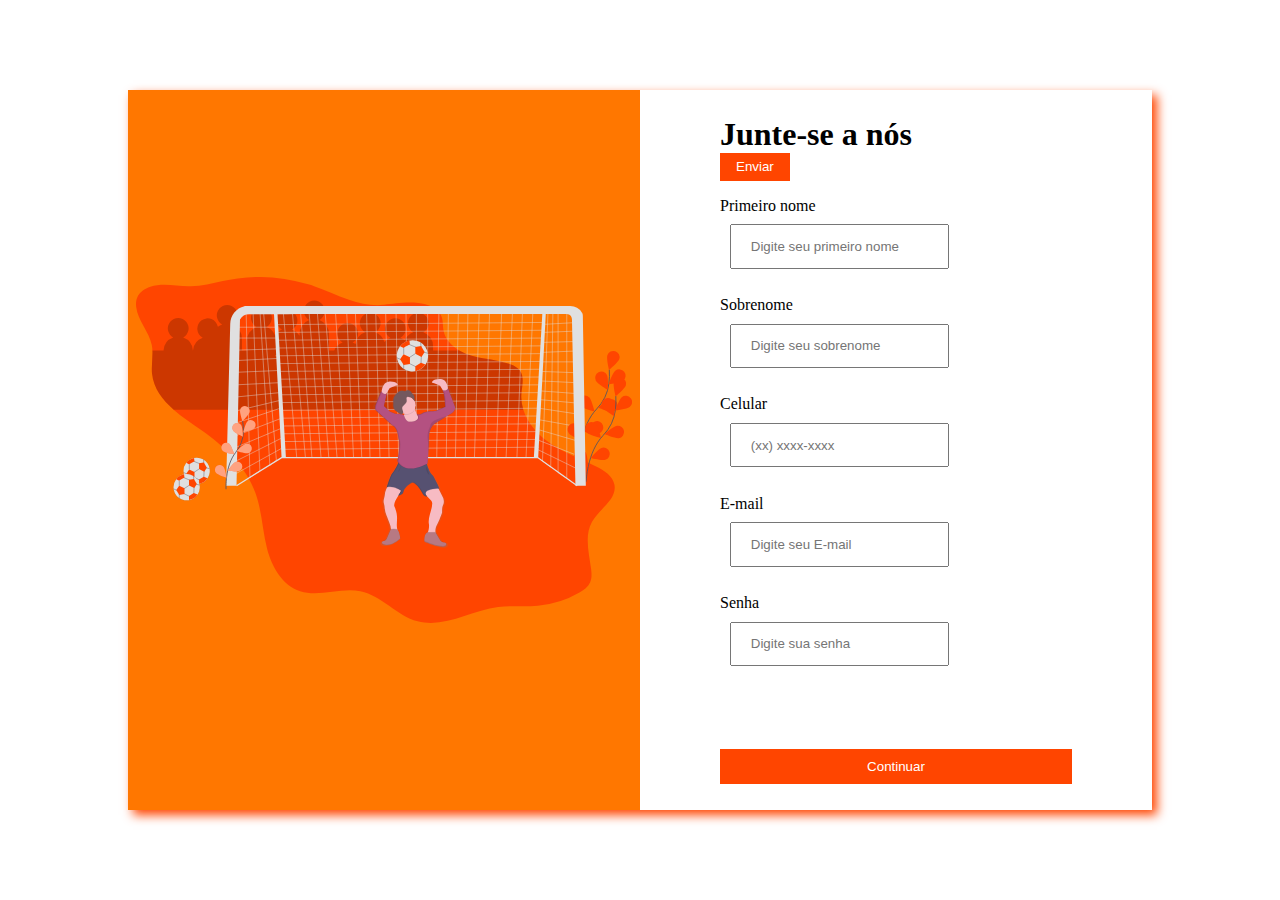
<file: carteirinha/index.html>
<!DOCTYPE html>
<html lang="pt-br">
<head>
    <meta charset="UTF-8">
    <meta http-equiv="X-UA-Compatible" content="IE=edge">
    <meta name="viewport" content="width=device-width, initial-scale=1.0">
    <link rel="stylesheet" href="assets/css/stlyles.css">
    <title>Carteirinha</title>
</head>
<body>
    <div class="container">
        <div class="form-image">
           <img src="assets/img/undraw_goal_-0-v5v.svg" alt="">
        </div>

        <div class="form">
<form action="#">
    <div class="title">
        <h1>
            Junte-se a nós
        </h1>
    </div>
    <div class="login-button"><button><a href="#">Enviar</a></button>
    </div>
    <div class="input-group">
        <div class="input-box">
            <label for="firstname">Primeiro nome</label>
            <input type="text" name="firstname" placeholder="Digite seu primeiro nome" required>
        </div>
        <div class="input-box">
            <label for="lastname">Sobrenome</label>
            <input type="text" name="lastname" placeholder="Digite seu sobrenome" required>
        </div>

        <div class="input-box">
            <label for="telefone">Celular</label>
            <input type="tel" name="tel" placeholder="(xx) xxxx-xxxx" required>
        </div>
        <div class="input-box">
            <label for="E-mail">E-mail</label>
            <input type="email" name="E-mail" placeholder="Digite seu E-mail" required>
        </div>

        <div class="input-box">
            <label for="password">Senha</label>
            <input type="text" name="password" placeholder="Digite sua senha" required>
        </div>

    </div>
    <div class="continue-button">
        <button><a href="#">Continuar</a></button>
    </div>
</form>
        </div>
    </div>
</body>
</html>
</file>
<file: carteirinha/assets/css/stlyles.css>
*{
    padding: 0;
    margin: 0;
    box-sizing: border-box;
    /* font-family: ; */
}

body{
    width: 100%;
    height: 100vh;
    display: flex;
    justify-content: center;
    align-items: center;
    /* background-color: #ff7700; */
}

.container{
    width: 80%;
    height: 80vh;
    display: flex;
    box-shadow: 5px 5px 10px #ff4500;
}

.form-image{
    width: 50%;
    display: flex;
    justify-content: center;
    align-items: center;
    background-color: #ff7700;
    padding: 1rem;
}
.form-image img{
    width: 31rem;
}

.form{
    width: 50%;
    display: flex;
    justify-content: center;
    align-items: center;
    flex-direction: column;
    background-color: white;
    padding: 5rem;
}

.form-header{
    margin-bottom: 3rem;
    display: flex;
    justify-content: space-between;
}

.login-button{
    display: flex;
    align-items: center;
}
.login-button button{
    border: none;
    background-color: #ff4500;
    padding: 0.4rem 1rem;
    cursor: poiter;
}

.login-button button:hover{
    background-color: #ff7700;

}

.login-button button a{
    text-decoration: none;
    color: white;
}

.form-header h1::after{
    content: '';
    display: block;
    width: 5rem;
    height: 0.3rem;
    background-color: #ff4500;
    margin: 0 auto;
    position: absolute;
}
.input-group{
    display: flex;
    flex-wrap: wrap;
    justify-content: space-between;
    padding: 1rem 0;
}

.input-box{
    display: flex;
    flex-direction: column;
    margin-bottom: 1.1rem;
}
.input-box input{
    margin: 0.6rem;
    padding: 0.8rem 1.2rem;
}

.continue-button button{
width: 100%;
margin-top: 2.5rem;
background-color: #ff4500;
cursor: pointer;
border: none;
padding: 0.62rem;
}
.continue-button button a{
    text-decoration: none;
    color: white;
}
</file>
